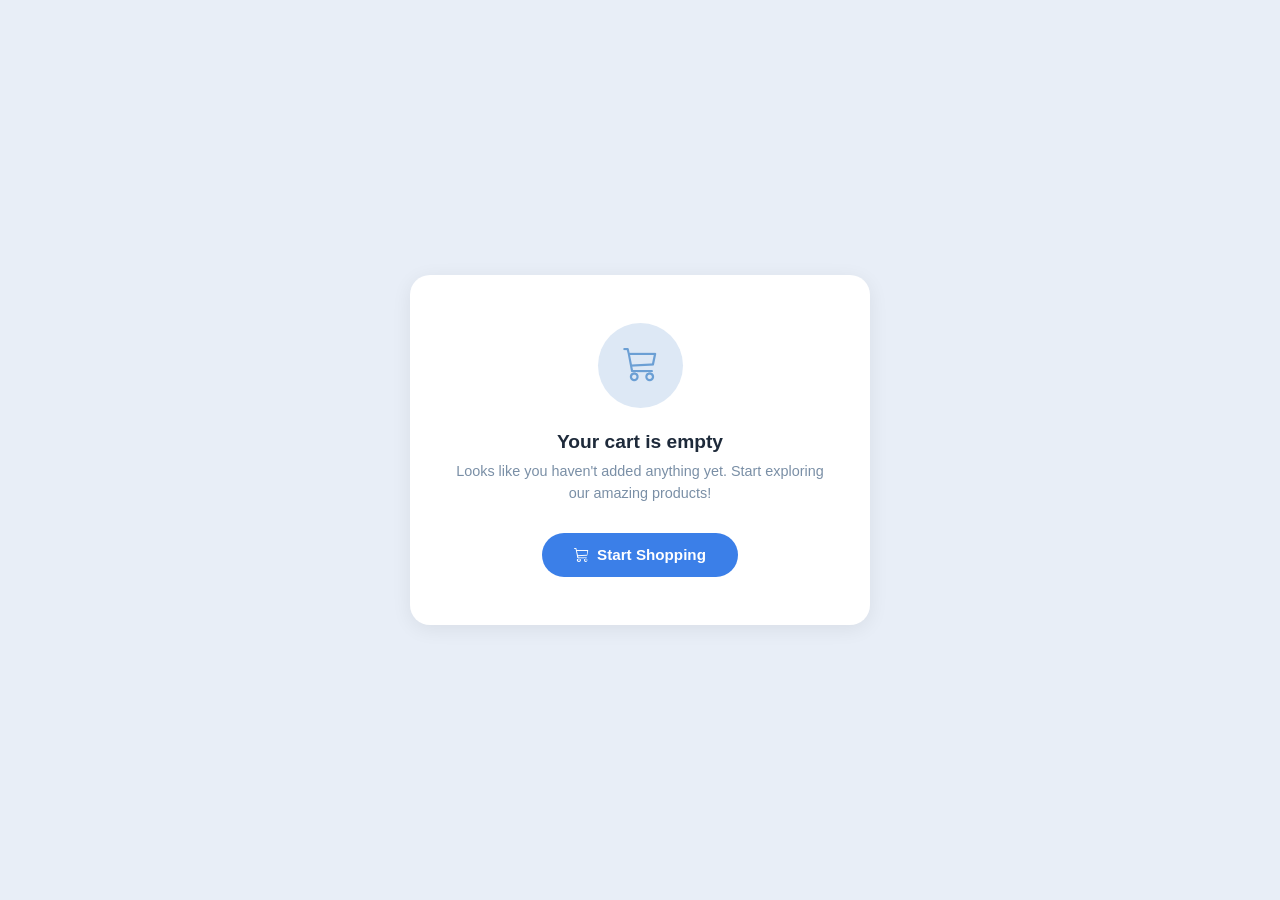
<file: cart/index.html>
<!DOCTYPE html>
<html lang="en">
<head>
  <meta charset="UTF-8" />
  <meta name="viewport" content="width=device-width, initial-scale=1.0"/>
  <title>Shopping Cart - Empty</title>
  <link href="https://cdn.jsdelivr.net/npm/bootstrap@5.3.3/dist/css/bootstrap.min.css" rel="stylesheet"/>
  <link href="https://cdn.jsdelivr.net/npm/bootstrap-icons@1.11.3/font/bootstrap-icons.min.css" rel="stylesheet"/>
  <link href="style.css" rel="stylesheet"/>
</head>
<body>

  <div class="empty-wrapper">
    <div class="empty-card">

      <div class="empty-icon-wrap">
        <i class="bi bi-cart3"></i>
      </div>

      <h5 class="empty-title">Your cart is empty</h5>
      <p class="empty-subtitle">
        Looks like you haven't added anything yet. Start exploring our amazing products!
      </p>

      <a href="#" class="btn-start-shop">
        <i class="bi bi-cart3"></i>
        Start Shopping
      </a>

    </div>
  </div>

  <script src="https://cdn.jsdelivr.net/npm/bootstrap@5.3.3/dist/js/bootstrap.bundle.min.js"></script>
</body>
</html>
</file>
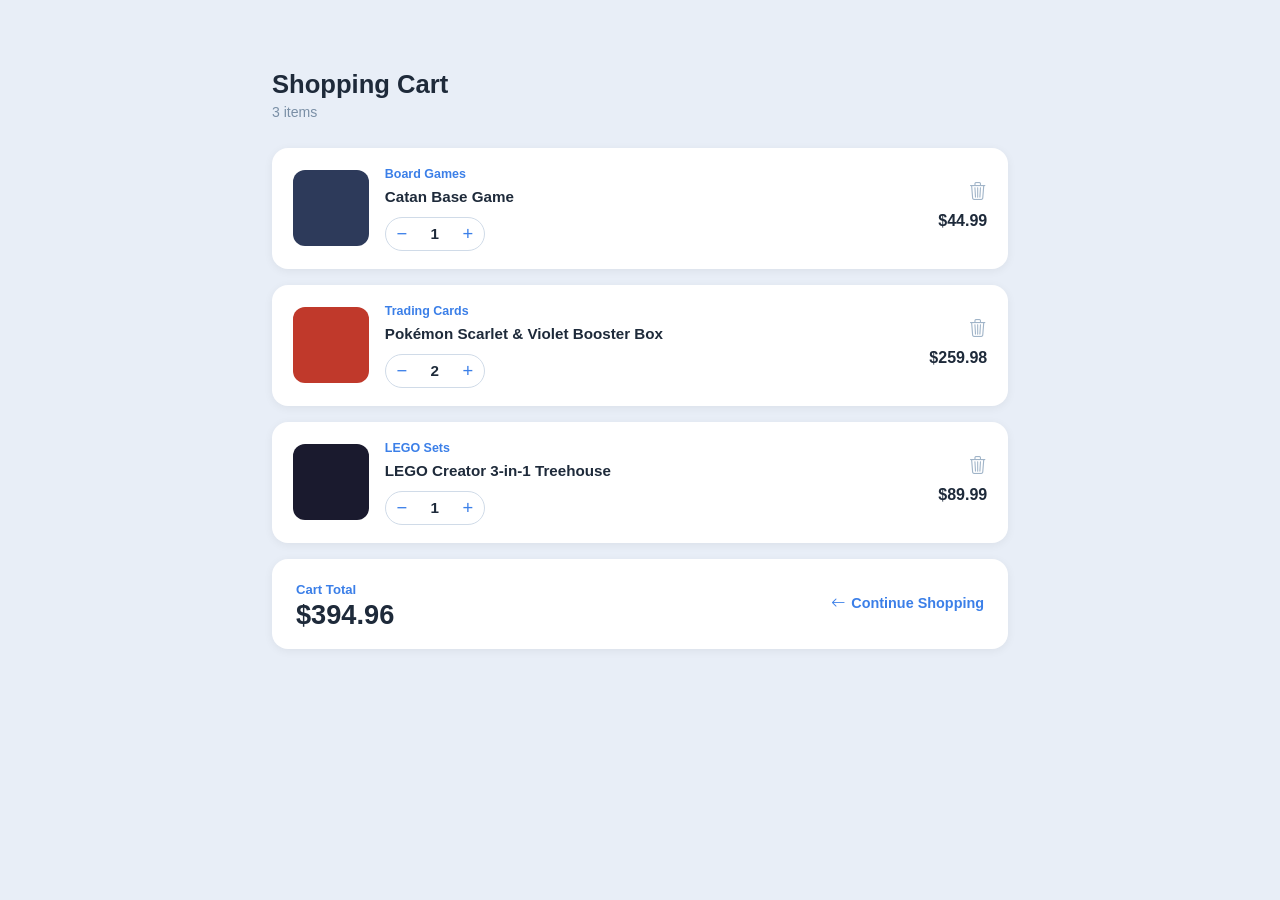
<file: cart/cart.html>
<!DOCTYPE html>
<html lang="en">
<head>
  <meta charset="UTF-8" />
  <meta name="viewport" content="width=device-width, initial-scale=1.0"/>
  <title>Shopping Cart</title>
  <link href="https://cdn.jsdelivr.net/npm/bootstrap@5.3.3/dist/css/bootstrap.min.css" rel="stylesheet"/>
  <link href="https://cdn.jsdelivr.net/npm/bootstrap-icons@1.11.3/font/bootstrap-icons.min.css" rel="stylesheet"/>
  <link href="style.css" rel="stylesheet"/>
</head>
<body>

  <div class="cart-wrapper">
    <div class="container" style="max-width: 760px;">
      
      <div class="mb-4">
        <span class="back-link" style="visibility: hidden;">
          <i class="bi bi-arrow-left"></i>
        </span>
        <h4 class="page-title">Shopping Cart</h4>
        <span class="item-count">3 items</span>
      </div>

      <div class="item-card" id="item-1">
        <div class="d-flex align-items-center gap-3">

          <div class="item-img-placeholder" style="background: #2d3a5a;">
          </div>

          <div class="flex-grow-1">
            <div class="item-category">Board Games</div>
            <div class="item-name">Catan Base Game</div>
            <div class="qty-stepper">
              <button class="qty-btn" onclick="changeQty('item-1', -1)">−</button>
              <span class="qty-display" id="qty-item-1">1</span>
              <button class="qty-btn" onclick="changeQty('item-1', 1)">+</button>
            </div>
          </div>

          <div class="text-end d-flex flex-column align-items-end gap-2">
            <button class="btn-remove" onclick="removeItem('item-1')" title="Remove item">
              <i class="bi bi-trash3"></i>
            </button>
            <div class="item-price" id="price-item-1">$44.99</div>
          </div>

        </div>
      </div>

      <div class="item-card" id="item-2">
        <div class="d-flex align-items-center gap-3">

          <div class="item-img-placeholder" style="background: #c0392b;">
          </div>

          <div class="flex-grow-1">
            <div class="item-category">Trading Cards</div>
            <div class="item-name">Pokémon Scarlet &amp; Violet Booster Box</div>
            <div class="qty-stepper">
              <button class="qty-btn" onclick="changeQty('item-2', -1)">−</button>
              <span class="qty-display" id="qty-item-2">2</span>
              <button class="qty-btn" onclick="changeQty('item-2', 1)">+</button>
            </div>
          </div>

          <div class="text-end d-flex flex-column align-items-end gap-2">
            <button class="btn-remove" onclick="removeItem('item-2')" title="Remove item">
              <i class="bi bi-trash3"></i>
            </button>
            <div class="item-price" id="price-item-2">$259.98</div>
          </div>

        </div>
      </div>

      <div class="item-card" id="item-3">
        <div class="d-flex align-items-center gap-3">

          <div class="item-img-placeholder" style="background: #1a1a2e;">
          </div>

          <div class="flex-grow-1">
            <div class="item-category">LEGO Sets</div>
            <div class="item-name">LEGO Creator 3-in-1 Treehouse</div>
            <div class="qty-stepper">
              <button class="qty-btn" onclick="changeQty('item-3', -1)">−</button>
              <span class="qty-display" id="qty-item-3">1</span>
              <button class="qty-btn" onclick="changeQty('item-3', 1)">+</button>
            </div>
          </div>

          <div class="text-end d-flex flex-column align-items-end gap-2">
            <button class="btn-remove" onclick="removeItem('item-3')" title="Remove item">
              <i class="bi bi-trash3"></i>
            </button>
            <div class="item-price" id="price-item-3">$89.99</div>
          </div>

        </div>
      </div>

      <div class="total-card">
        <div>
          <div class="total-label">Cart Total</div>
          <div class="total-amount" id="cart-total">$394.96</div>
        </div>
        <span class="btn-continue" style="cursor: default;">
          <i class="bi bi-arrow-left"></i> Continue Shopping
        </span>
      </div>

    </div>
  </div>

  <script src="https://cdn.jsdelivr.net/npm/bootstrap@5.3.3/dist/js/bootstrap.bundle.min.js"></script>
</body>
</html>
</file>
<file: cart/style.css>
body {
  background-color: #e8eef7;
  font-family: 'Segoe UI', sans-serif;
  min-height: 100vh;
}

.empty-wrapper {
  min-height: 100vh;
  display: flex;
  align-items: center;
  justify-content: center;
}

.empty-card {
  background: #fff;
  border: none;
  border-radius: 20px;
  box-shadow: 0 4px 20px rgba(0, 0, 0, 0.07);
  padding: 3rem 2.5rem;
  text-align: center;
  min-width: 340px;
  max-width: 460px;
  width: 100%;
}

.empty-icon-wrap {
  width: 85px;
  height: 85px;
  background: #dde8f5;
  border-radius: 50%;
  display: flex;
  align-items: center;
  justify-content: center;
  margin: 0 auto 1.4rem;
}

.empty-icon-wrap i {
  font-size: 2.2rem;
  color: #6b9fd4;
}

.empty-title {
  font-weight: 700;
  color: #1e2a3a;
  font-size: 1.2rem;
  margin-bottom: 0.5rem;
}

.empty-subtitle {
  color: #7a8fa6;
  font-size: 0.9rem;
  line-height: 1.5;
  margin-bottom: 1.8rem;
}

.btn-start-shop {
  background: #3b7fe8;
  color: #fff;
  border: none;
  border-radius: 50px;
  padding: 0.65rem 2rem;
  font-weight: 600;
  font-size: 0.95rem;
  text-decoration: none;
  display: inline-flex;
  align-items: center;
  gap: 0.5rem;
  transition: background 0.2s;
}

.btn-start-shop:hover {
  background: #2d6fd4;
  color: #fff;
}

.cart-wrapper {
  min-height: 100vh;
  padding: 2.5rem 1rem;
}

.page-title {
  font-weight: 800;
  color: #1e2a3a;
  font-size: 1.6rem;
  margin-bottom: 0;
}

.item-count {
  color: #7a8fa6;
  font-size: 0.88rem;
}

.back-link {
  color: #3b7fe8;
  font-size: 1rem;
  text-decoration: none;
  display: inline-flex;
  align-items: center;
  gap: 0.3rem;
  margin-bottom: 0.3rem;
}

.back-link:hover {
  color: #1e55c4;
}

.item-card {
  background: #fff;
  border: none;
  border-radius: 16px;
  box-shadow: 0 2px 10px rgba(0, 0, 0, 0.06);
  padding: 1.1rem 1.3rem;
  margin-bottom: 1rem;
}

.item-img {
  width: 76px;
  height: 76px;
  object-fit: cover;
  border-radius: 12px;
  flex-shrink: 0;
}

.item-img-placeholder {
  width: 76px;
  height: 76px;
  border-radius: 12px;
  flex-shrink: 0;
  display: flex;
  align-items: center;
  justify-content: center;
}

.item-category {
  color: #3b7fe8;
  font-size: 0.78rem;
  font-weight: 600;
  margin-bottom: 0.15rem;
}

.item-name {
  font-weight: 600;
  color: #1e2a3a;
  font-size: 0.95rem;
}

.item-price {
  font-weight: 700;
  color: #1e2a3a;
  font-size: 1rem;
}

.price-each {
  font-size: 0.78rem;
  color: #8899aa;
}

.qty-stepper {
  display: inline-flex;
  align-items: center;
  border: 1.5px solid #d0dbe8;
  border-radius: 50px;
  overflow: hidden;
  width: fit-content;
  margin-top: 0.5rem;
}

.qty-btn {
  width: 32px;
  height: 32px;
  background: none;
  border: none;
  color: #3b7fe8;
  font-size: 1.15rem;
  font-weight: 500;
  display: flex;
  align-items: center;
  justify-content: center;
  cursor: pointer;
  transition: background 0.15s;
  line-height: 1;
}

.qty-btn:hover {
  background: #edf2fb;
}

.qty-display {
  min-width: 34px;
  text-align: center;
  font-weight: 600;
  color: #1e2a3a;
  font-size: 0.95rem;
  pointer-events: none;
  user-select: none;
}

.btn-remove {
  background: none;
  border: none;
  color: #a0b4c8;
  font-size: 1.1rem;
  cursor: pointer;
  padding: 0;
  line-height: 1;
  transition: color 0.2s;
}

.btn-remove:hover {
  color: #e05c5c;
}

.total-card {
  background: #fff;
  border-radius: 16px;
  box-shadow: 0 2px 10px rgba(0, 0, 0, 0.06);
  padding: 1.3rem 1.5rem;
  display: flex;
  align-items: center;
  justify-content: space-between;
  margin-top: 0.5rem;
}

.total-label {
  color: #3b7fe8;
  font-size: 0.82rem;
  font-weight: 600;
  margin-bottom: 0.1rem;
}

.total-amount {
  font-size: 1.7rem;
  font-weight: 800;
  color: #1e2a3a;
  line-height: 1;
}

.btn-continue {
  color: #3b7fe8;
  font-weight: 600;
  font-size: 0.9rem;
  text-decoration: none;
  display: inline-flex;
  align-items: center;
  gap: 0.4rem;
  transition: color 0.2s;
}

.btn-continue:hover {
  color: #1e55c4;
}
</file>
